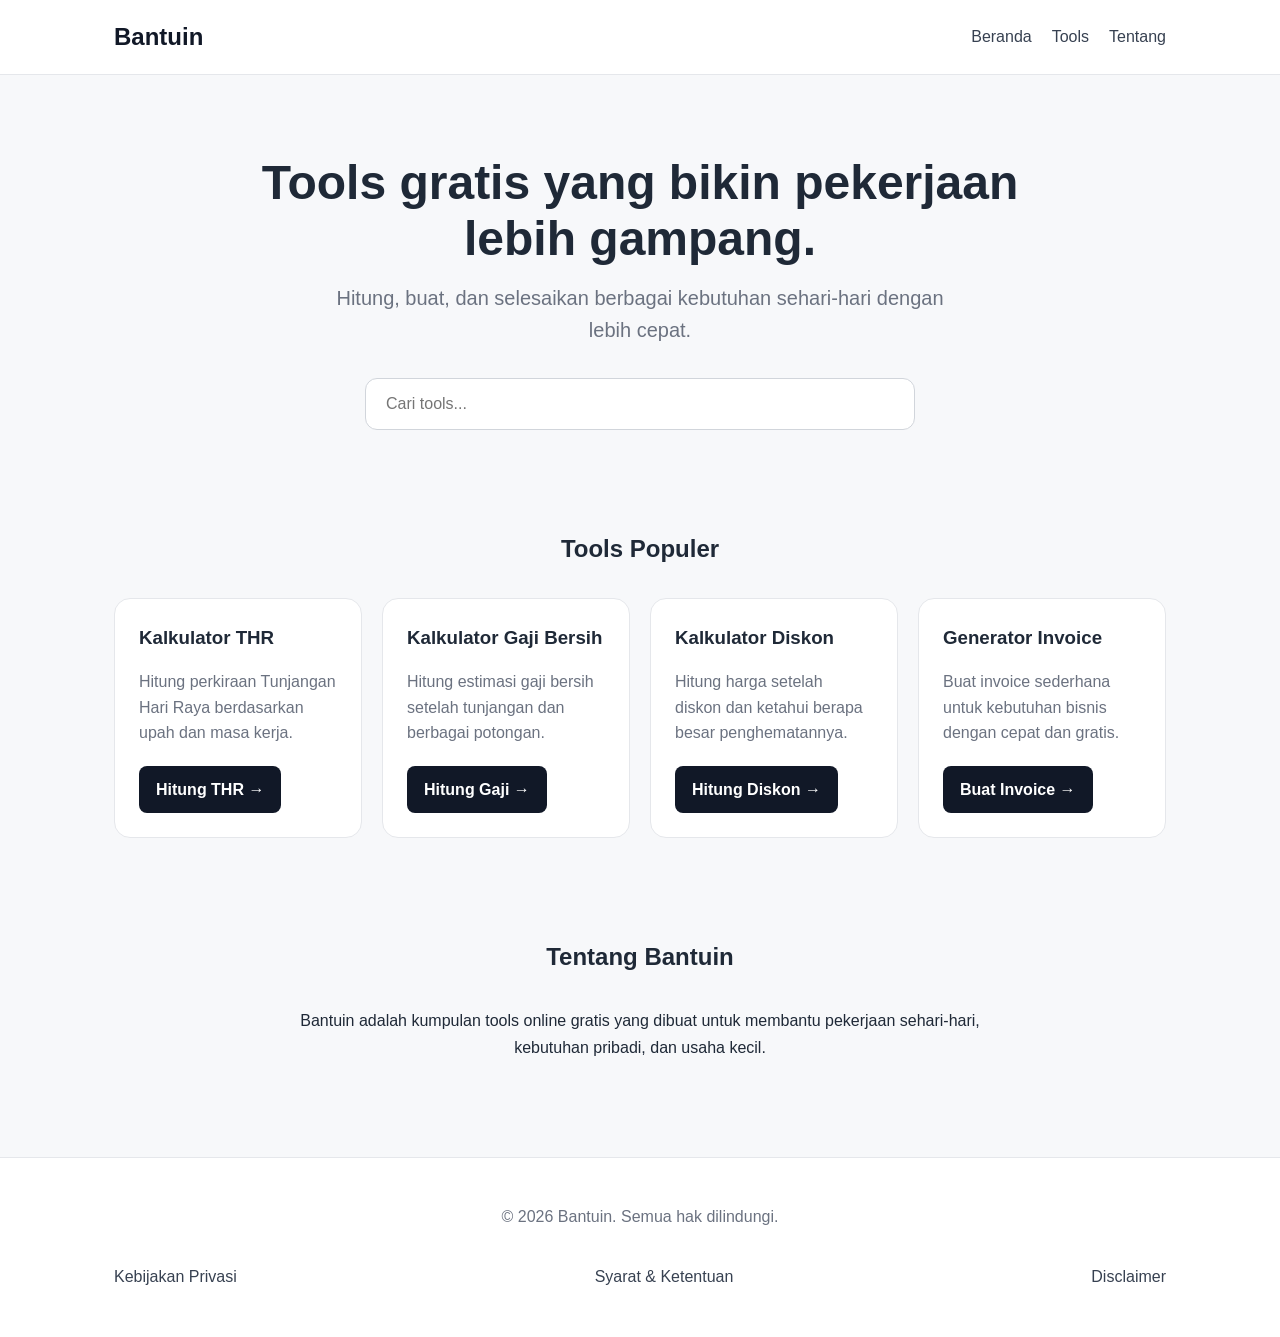
<file: index.html>
<!DOCTYPE html>
<html lang="id">
<head>
    
    <meta charset="UTF-8">

    <meta
        name="viewport"
        content="width=device-width, initial-scale=1.0"
    >

    <meta
        name="description"
        content="Bantuin — tools gratis untuk membantu pekerjaan sehari-hari, kebutuhan pribadi, dan usaha kecil."
    >

    <meta
        name="robots"
        content="index, follow"
    >

    <link
        rel="canonical"
        href="https://bantuin.syarifuddinassagaf9.workers.dev/"
    >

    <title>Bantuin — Tools Gratis untuk Semua</title>

    <link
        rel="stylesheet"
        href="css/style.css"
    >

    <link
        rel="icon"
        href="favicon.svg"
        type="image/svg+xml"
    >

    <!-- Google tag (gtag.js) -->
    <script
        async
        src="https://www.googletagmanager.com/gtag/js?id=G-8XQLJN1BW"
    ></script>

    <script>window.dataLayer=window.dataLayer||[];function gtag(){dataLayer.push(arguments);}gtag('js',new Date());gtag('config','G-8XQLJN1BW');</script>

    <script
        src="js/analytics.js"
        defer
    ></script>

</head>

<body>

<header>
    <nav>
        <a
            class="logo"
            href="index.html"
        >
            Bantuin
        </a>

        <div class="nav-links">

            <a href="index.html">
                Beranda
            </a>

            <a href="#tools">
                Tools
            </a>

            <a href="#tentang">
                Tentang
            </a>

        </div>
    </nav>
</header>

<main>

    <section class="hero">

        <h1>
            Tools gratis yang bikin pekerjaan lebih gampang.
        </h1>

        <p>
            Hitung, buat, dan selesaikan berbagai kebutuhan
            sehari-hari dengan lebih cepat.
        </p>

        <input
            class="search"
            type="search"
            placeholder="Cari tools..."
            aria-label="Cari tools"
        >

    </section>

    <section
        class="tools"
        id="tools"
    >

        <h2>
            Tools Populer
        </h2>

        <div class="tool-grid">

            <!-- Tool 1: THR -->
            <article class="tool-card">

                <h3>
                    Kalkulator THR
                </h3>

                <p>
                    Hitung perkiraan Tunjangan Hari Raya
                    berdasarkan upah dan masa kerja.
                </p>

                <a
                    class="button"
                    href="kalkulator/thr.html"
                    data-tool="thr"
                    aria-label="Buka Kalkulator THR"
                >
                    Hitung THR →
                </a>

            </article>

            <!-- Tool 2: Gaji -->
            <article class="tool-card">

                <h3>
                    Kalkulator Gaji Bersih
                </h3>

                <p>
                    Hitung estimasi gaji bersih setelah
                    tunjangan dan berbagai potongan.
                </p>

                <a
                    class="button"
                    href="kalkulator/gaji.html"
                    data-tool="gaji"
                    aria-label="Buka Kalkulator Gaji Bersih"
                >
                    Hitung Gaji →
                </a>

            </article>

            <!-- Tool 3: Diskon -->
            <article class="tool-card">

                <h3>
                    Kalkulator Diskon
                </h3>

                <p>
                    Hitung harga setelah diskon dan
                    ketahui berapa besar penghematannya.
                </p>

                <a
                    class="button"
                    href="kalkulator/diskon.html"
                    data-tool="diskon"
                    aria-label="Buka Kalkulator Diskon"
                >
                    Hitung Diskon →
                </a>

            </article>

            <!-- Tool 4: Invoice -->
            <article class="tool-card">

                <h3>
                    Generator Invoice
                </h3>

                <p>
                    Buat invoice sederhana untuk kebutuhan
                    bisnis dengan cepat dan gratis.
                </p>

                <a
                    class="button"
                    href="kalkulator/invoice.html"
                    data-tool="invoice"
                    aria-label="Buka Generator Invoice"
                >
                    Buat Invoice →
                </a>

            </article>

        </div>

    </section>

    <section
        class="tools"
        id="tentang"
    >

        <div class="about">

            <h2>
                Tentang Bantuin
            </h2>

            <p>
                Bantuin adalah kumpulan tools online gratis
                yang dibuat untuk membantu pekerjaan sehari-hari,
                kebutuhan pribadi, dan usaha kecil.
            </p>

        </div>

    </section>

</main>

<footer>

    <p>
        © 2026 Bantuin. Semua hak dilindungi.
    </p>

    <nav aria-label="Tautan legal">

        <a href="privacy.html">
            Kebijakan Privasi
        </a>

        <a href="terms.html">
            Syarat & Ketentuan
        </a>

        <a href="disclaimer.html">
            Disclaimer
        </a>

    </nav>

</footer>
</body>
</html>
</file>
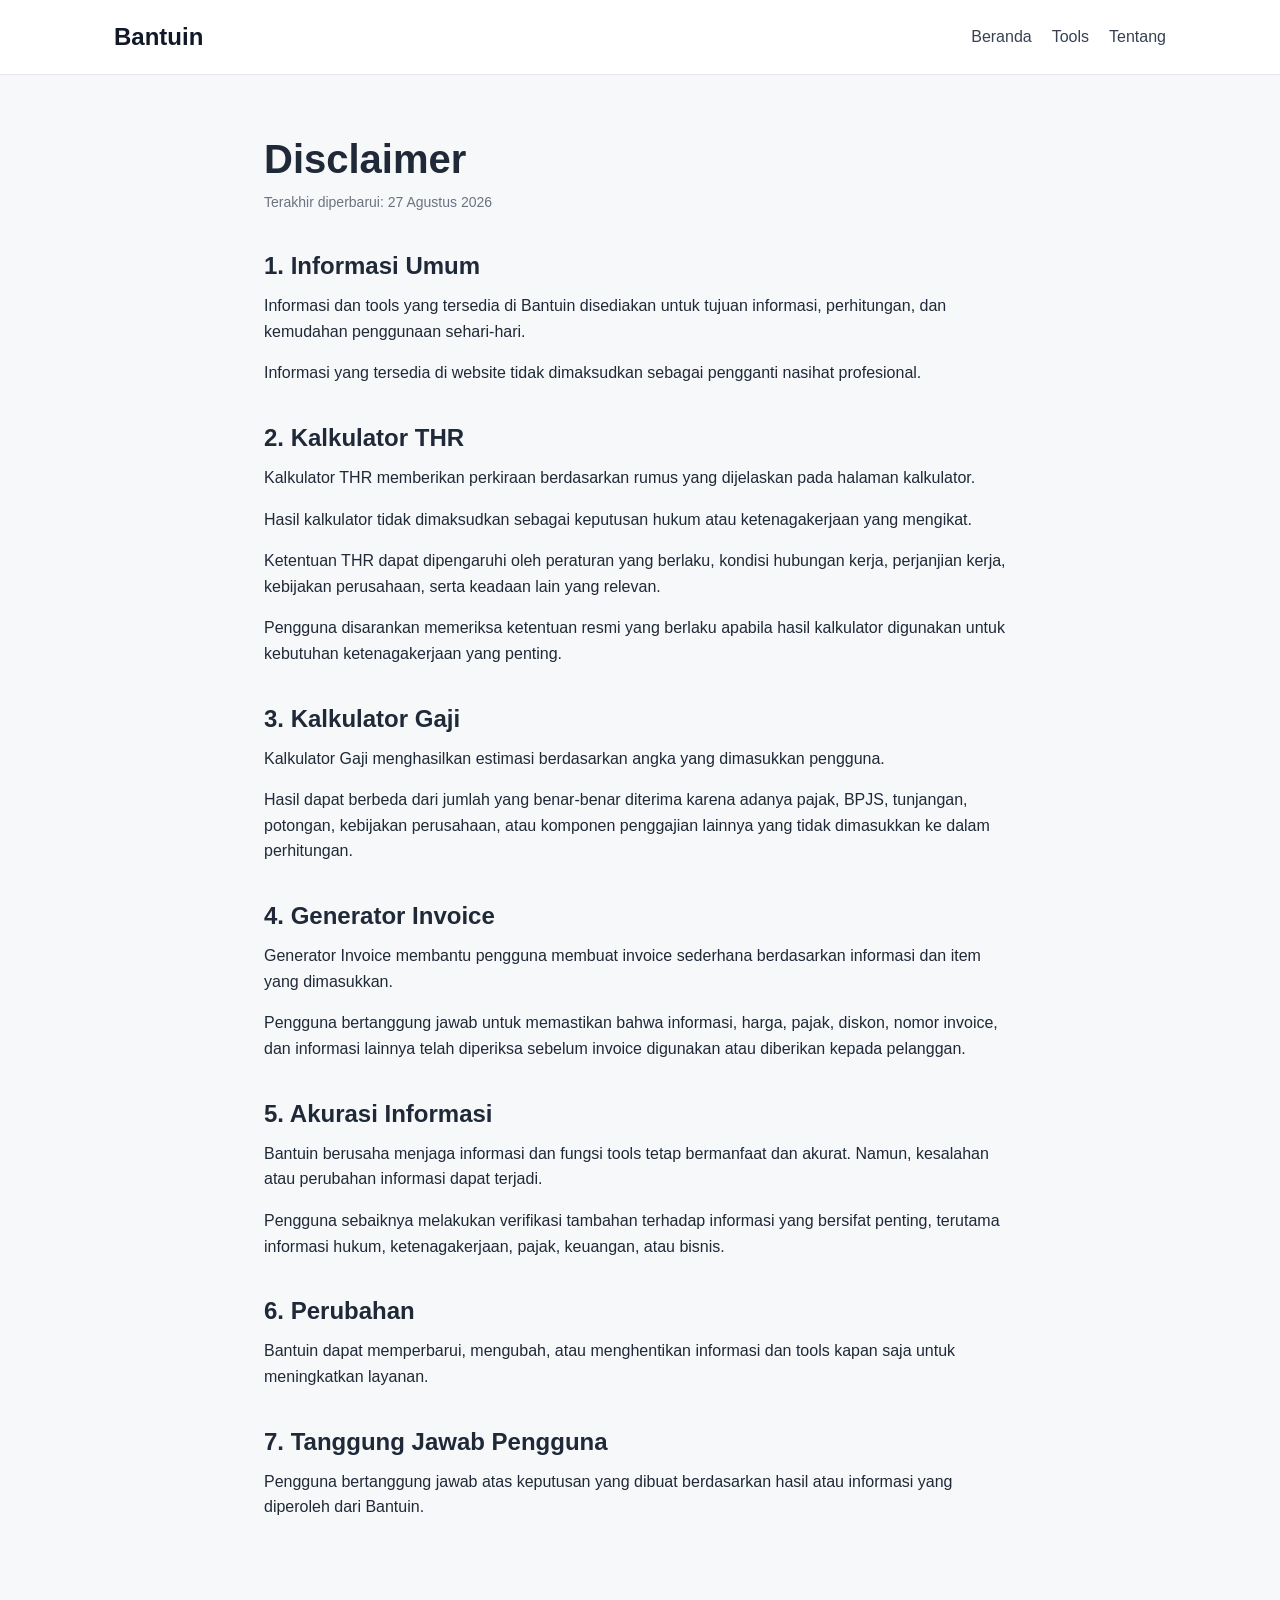
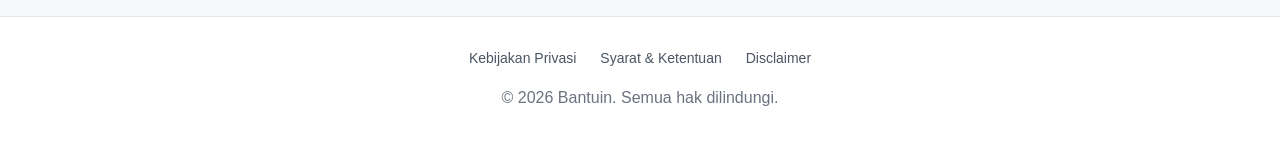
<file: disclaimer.html>
<!DOCTYPE html>
<html lang="id">
<head>
    <meta charset="UTF-8">

    <meta
        name="viewport"
        content="width=device-width, initial-scale=1.0"
    >

    <meta
        name="description"
        content="Disclaimer Bantuin mengenai penggunaan hasil kalkulator dan informasi yang tersedia di website."
    >

    <meta
        name="robots"
        content="index, follow"
    >

    <link
        rel="canonical"
        href="https://bantuin.syarifuddinassagaf9.workers.dev/disclaimer.html"
    >

    <title>
        Disclaimer - Bantuin
    </title>

    <link
        rel="stylesheet"
        href="css/style.css"
    >

    <link
        rel="icon"
        href="favicon.svg"
        type="image/svg+xml"
    >
</head>

<body>

<header>
    <nav>
        <a
            class="logo"
            href="index.html"
        >
            Bantuin
        </a>

        <div class="nav-links">
            <a href="index.html">
                Beranda
            </a>

            <a href="index.html#tools">
                Tools
            </a>

            <a href="index.html#tentang">
                Tentang
            </a>
        </div>
    </nav>
</header>

<main>

    <section class="legal-page">

        <h1>
            Disclaimer
        </h1>

        <p class="legal-updated">
            Terakhir diperbarui: 27 Agustus 2026
        </p>

        <h2>
            1. Informasi Umum
        </h2>

        <p>
            Informasi dan tools yang tersedia di Bantuin disediakan
            untuk tujuan informasi, perhitungan, dan kemudahan
            penggunaan sehari-hari.
        </p>

        <p>
            Informasi yang tersedia di website tidak dimaksudkan
            sebagai pengganti nasihat profesional.
        </p>

        <h2>
            2. Kalkulator THR
        </h2>

        <p>
            Kalkulator THR memberikan perkiraan berdasarkan rumus
            yang dijelaskan pada halaman kalkulator.
        </p>

        <p>
            Hasil kalkulator tidak dimaksudkan sebagai keputusan
            hukum atau ketenagakerjaan yang mengikat.
        </p>

        <p>
            Ketentuan THR dapat dipengaruhi oleh peraturan yang
            berlaku, kondisi hubungan kerja, perjanjian kerja,
            kebijakan perusahaan, serta keadaan lain yang relevan.
        </p>

        <p>
            Pengguna disarankan memeriksa ketentuan resmi yang
            berlaku apabila hasil kalkulator digunakan untuk
            kebutuhan ketenagakerjaan yang penting.
        </p>

        <h2>
            3. Kalkulator Gaji
        </h2>

        <p>
            Kalkulator Gaji menghasilkan estimasi berdasarkan angka
            yang dimasukkan pengguna.
        </p>

        <p>
            Hasil dapat berbeda dari jumlah yang benar-benar
            diterima karena adanya pajak, BPJS, tunjangan, potongan,
            kebijakan perusahaan, atau komponen penggajian lainnya
            yang tidak dimasukkan ke dalam perhitungan.
        </p>

        <h2>
            4. Generator Invoice
        </h2>

        <p>
            Generator Invoice membantu pengguna membuat invoice
            sederhana berdasarkan informasi dan item yang dimasukkan.
        </p>

        <p>
            Pengguna bertanggung jawab untuk memastikan bahwa
            informasi, harga, pajak, diskon, nomor invoice, dan
            informasi lainnya telah diperiksa sebelum invoice
            digunakan atau diberikan kepada pelanggan.
        </p>

        <h2>
            5. Akurasi Informasi
        </h2>

        <p>
            Bantuin berusaha menjaga informasi dan fungsi tools
            tetap bermanfaat dan akurat. Namun, kesalahan atau
            perubahan informasi dapat terjadi.
        </p>

        <p>
            Pengguna sebaiknya melakukan verifikasi tambahan
            terhadap informasi yang bersifat penting, terutama
            informasi hukum, ketenagakerjaan, pajak, keuangan,
            atau bisnis.
        </p>

        <h2>
            6. Perubahan
        </h2>

        <p>
            Bantuin dapat memperbarui, mengubah, atau menghentikan
            informasi dan tools kapan saja untuk meningkatkan
            layanan.
        </p>

        <h2>
            7. Tanggung Jawab Pengguna
        </h2>

        <p>
            Pengguna bertanggung jawab atas keputusan yang dibuat
            berdasarkan hasil atau informasi yang diperoleh dari
            Bantuin.
        </p>

    </section>

</main>

<footer>
    <div class="footer-links">
        <a href="privacy.html">
            Kebijakan Privasi
        </a>

        <a href="terms.html">
            Syarat & Ketentuan
        </a>

        <a href="disclaimer.html">
            Disclaimer
        </a>
    </div>

    <p>
        © 2026 Bantuin. Semua hak dilindungi.
    </p>
</footer>

</body>
</html>
</file>
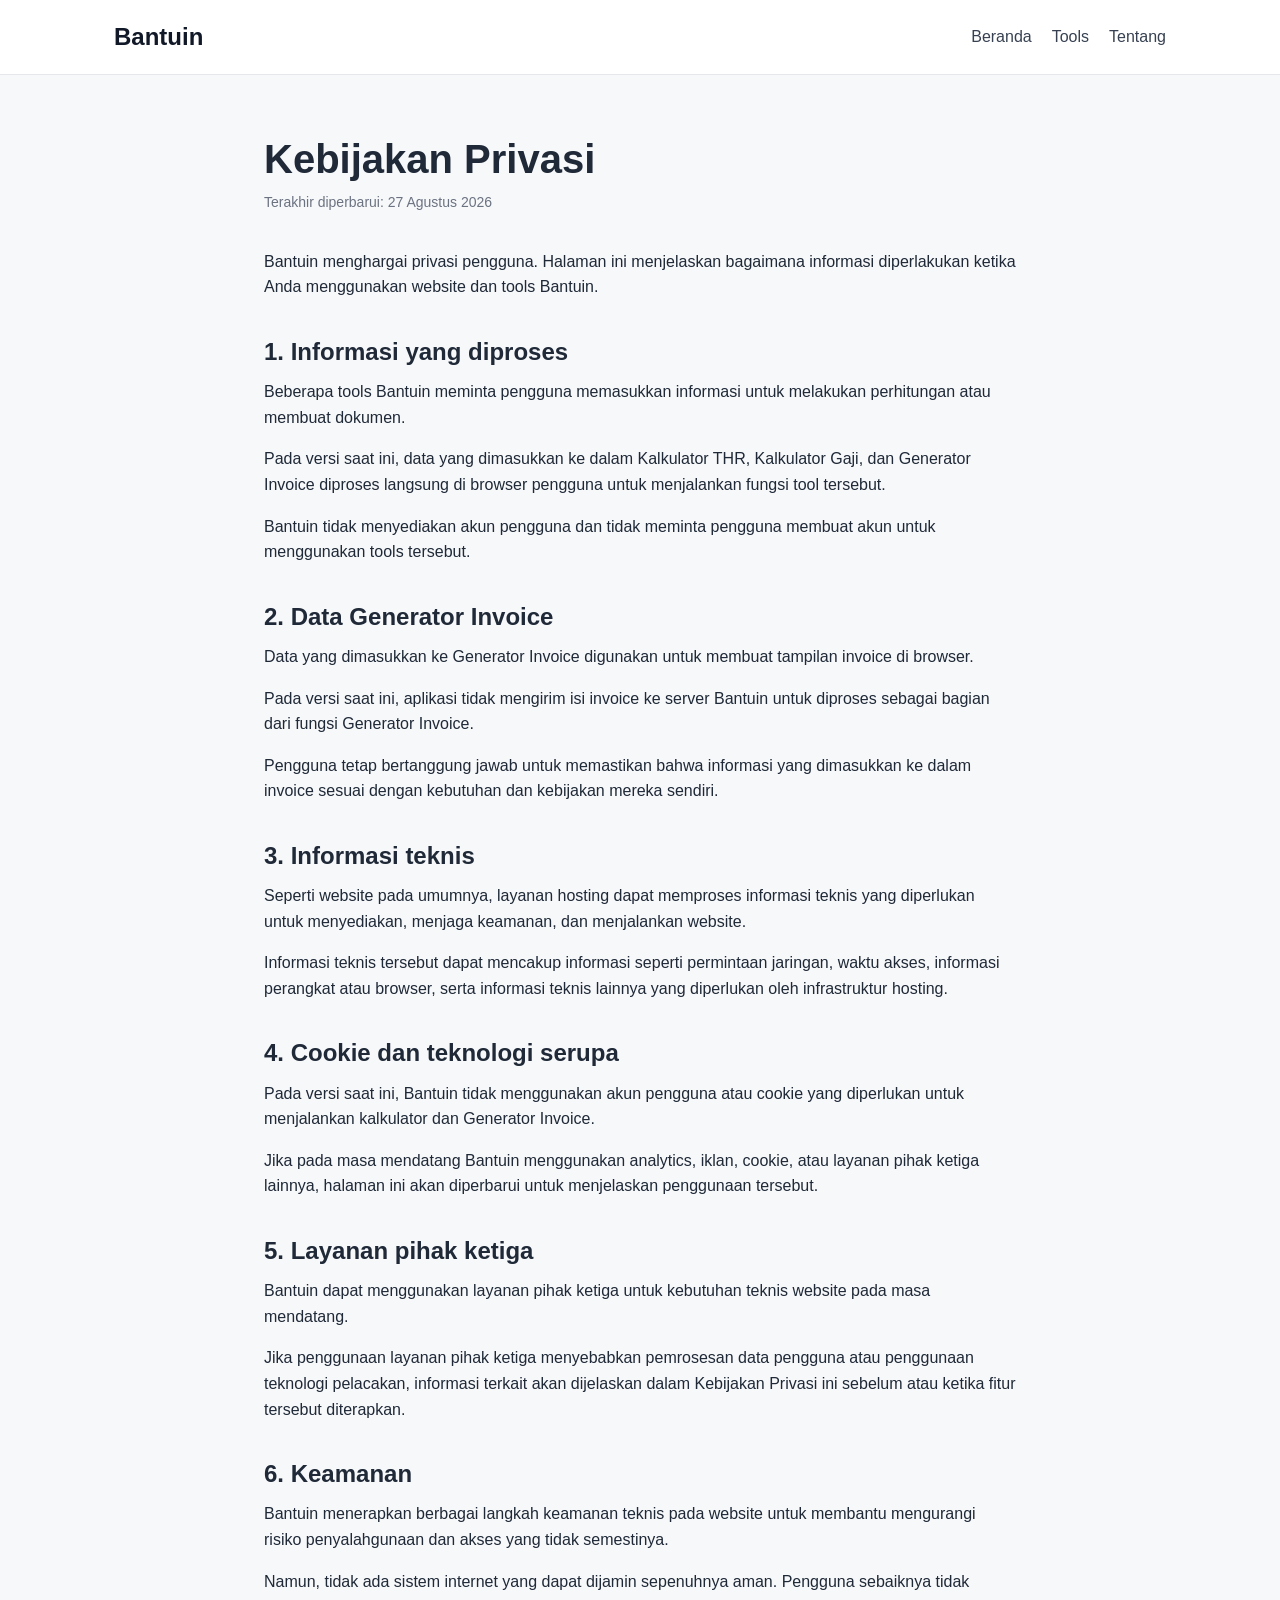
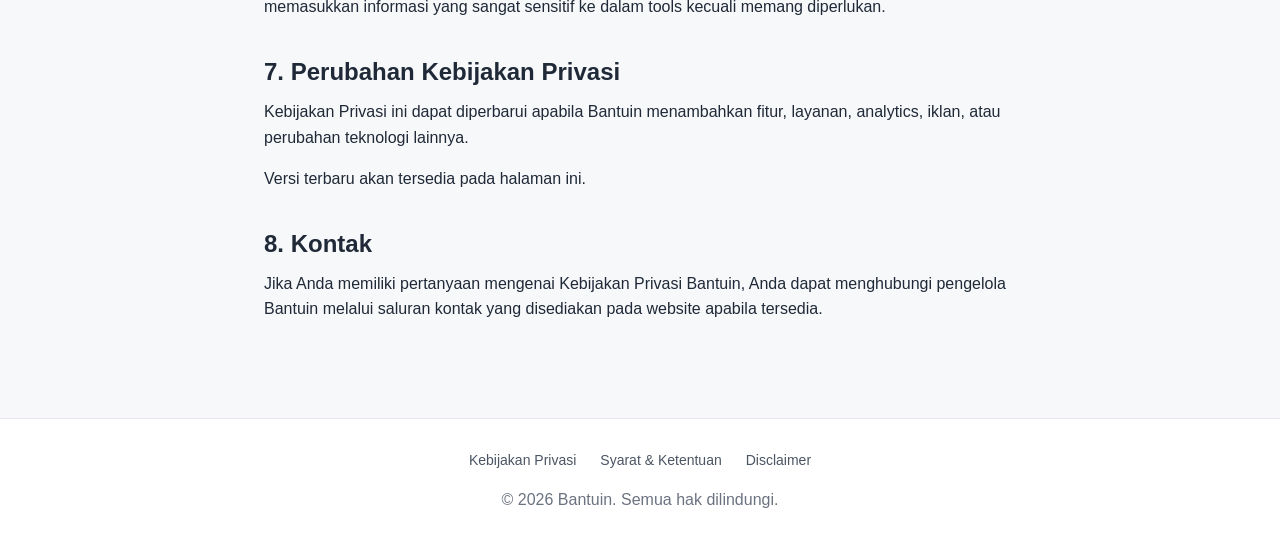
<file: privacy.html>
<!DOCTYPE html>
<html lang="id">
<head>
    <meta charset="UTF-8">

    <meta
        name="viewport"
        content="width=device-width, initial-scale=1.0"
    >

    <meta
        name="description"
        content="Kebijakan Privasi Bantuin menjelaskan bagaimana data dan informasi pengguna diperlakukan saat menggunakan layanan Bantuin."
    >

    <meta
        name="robots"
        content="index, follow"
    >

    <link
        rel="canonical"
        href="https://bantuin.syarifuddinassagaf9.workers.dev/privacy.html"
    >

    <title>
        Kebijakan Privasi - Bantuin
    </title>

    <link
        rel="stylesheet"
        href="css/style.css"
    >

    <link
        rel="icon"
        href="favicon.svg"
        type="image/svg+xml"
    >
</head>

<body>

<header>
    <nav>
        <a
            class="logo"
            href="index.html"
        >
            Bantuin
        </a>

        <div class="nav-links">
            <a href="index.html">
                Beranda
            </a>

            <a href="index.html#tools">
                Tools
            </a>

            <a href="index.html#tentang">
                Tentang
            </a>
        </div>
    </nav>
</header>

<main>

    <section class="legal-page">

        <h1>
            Kebijakan Privasi
        </h1>

        <p class="legal-updated">
            Terakhir diperbarui: 27 Agustus 2026
        </p>

        <p>
            Bantuin menghargai privasi pengguna. Halaman ini
            menjelaskan bagaimana informasi diperlakukan ketika
            Anda menggunakan website dan tools Bantuin.
        </p>

        <h2>
            1. Informasi yang diproses
        </h2>

        <p>
            Beberapa tools Bantuin meminta pengguna memasukkan
            informasi untuk melakukan perhitungan atau membuat
            dokumen.
        </p>

        <p>
            Pada versi saat ini, data yang dimasukkan ke dalam
            Kalkulator THR, Kalkulator Gaji, dan Generator Invoice
            diproses langsung di browser pengguna untuk menjalankan
            fungsi tool tersebut.
        </p>

        <p>
            Bantuin tidak menyediakan akun pengguna dan tidak
            meminta pengguna membuat akun untuk menggunakan tools
            tersebut.
        </p>

        <h2>
            2. Data Generator Invoice
        </h2>

        <p>
            Data yang dimasukkan ke Generator Invoice digunakan
            untuk membuat tampilan invoice di browser.
        </p>

        <p>
            Pada versi saat ini, aplikasi tidak mengirim isi invoice
            ke server Bantuin untuk diproses sebagai bagian dari
            fungsi Generator Invoice.
        </p>

        <p>
            Pengguna tetap bertanggung jawab untuk memastikan bahwa
            informasi yang dimasukkan ke dalam invoice sesuai dengan
            kebutuhan dan kebijakan mereka sendiri.
        </p>

        <h2>
            3. Informasi teknis
        </h2>

        <p>
            Seperti website pada umumnya, layanan hosting dapat
            memproses informasi teknis yang diperlukan untuk
            menyediakan, menjaga keamanan, dan menjalankan website.
        </p>

        <p>
            Informasi teknis tersebut dapat mencakup informasi
            seperti permintaan jaringan, waktu akses, informasi
            perangkat atau browser, serta informasi teknis lainnya
            yang diperlukan oleh infrastruktur hosting.
        </p>

        <h2>
            4. Cookie dan teknologi serupa
        </h2>

        <p>
            Pada versi saat ini, Bantuin tidak menggunakan akun
            pengguna atau cookie yang diperlukan untuk menjalankan
            kalkulator dan Generator Invoice.
        </p>

        <p>
            Jika pada masa mendatang Bantuin menggunakan analytics,
            iklan, cookie, atau layanan pihak ketiga lainnya, halaman
            ini akan diperbarui untuk menjelaskan penggunaan tersebut.
        </p>

        <h2>
            5. Layanan pihak ketiga
        </h2>

        <p>
            Bantuin dapat menggunakan layanan pihak ketiga untuk
            kebutuhan teknis website pada masa mendatang.
        </p>

        <p>
            Jika penggunaan layanan pihak ketiga menyebabkan
            pemrosesan data pengguna atau penggunaan teknologi
            pelacakan, informasi terkait akan dijelaskan dalam
            Kebijakan Privasi ini sebelum atau ketika fitur tersebut
            diterapkan.
        </p>

        <h2>
            6. Keamanan
        </h2>

        <p>
            Bantuin menerapkan berbagai langkah keamanan teknis
            pada website untuk membantu mengurangi risiko
            penyalahgunaan dan akses yang tidak semestinya.
        </p>

        <p>
            Namun, tidak ada sistem internet yang dapat dijamin
            sepenuhnya aman. Pengguna sebaiknya tidak memasukkan
            informasi yang sangat sensitif ke dalam tools kecuali
            memang diperlukan.
        </p>

        <h2>
            7. Perubahan Kebijakan Privasi
        </h2>

        <p>
            Kebijakan Privasi ini dapat diperbarui apabila Bantuin
            menambahkan fitur, layanan, analytics, iklan, atau
            perubahan teknologi lainnya.
        </p>

        <p>
            Versi terbaru akan tersedia pada halaman ini.
        </p>

        <h2>
            8. Kontak
        </h2>

        <p>
            Jika Anda memiliki pertanyaan mengenai Kebijakan
            Privasi Bantuin, Anda dapat menghubungi pengelola
            Bantuin melalui saluran kontak yang disediakan pada
            website apabila tersedia.
        </p>

    </section>

</main>

<footer>
    <div class="footer-links">
        <a href="privacy.html">
            Kebijakan Privasi
        </a>

        <a href="terms.html">
            Syarat & Ketentuan
        </a>

        <a href="disclaimer.html">
            Disclaimer
        </a>
    </div>

    <p>
        © 2026 Bantuin. Semua hak dilindungi.
    </p>
</footer>

</body>
</html>
</file>
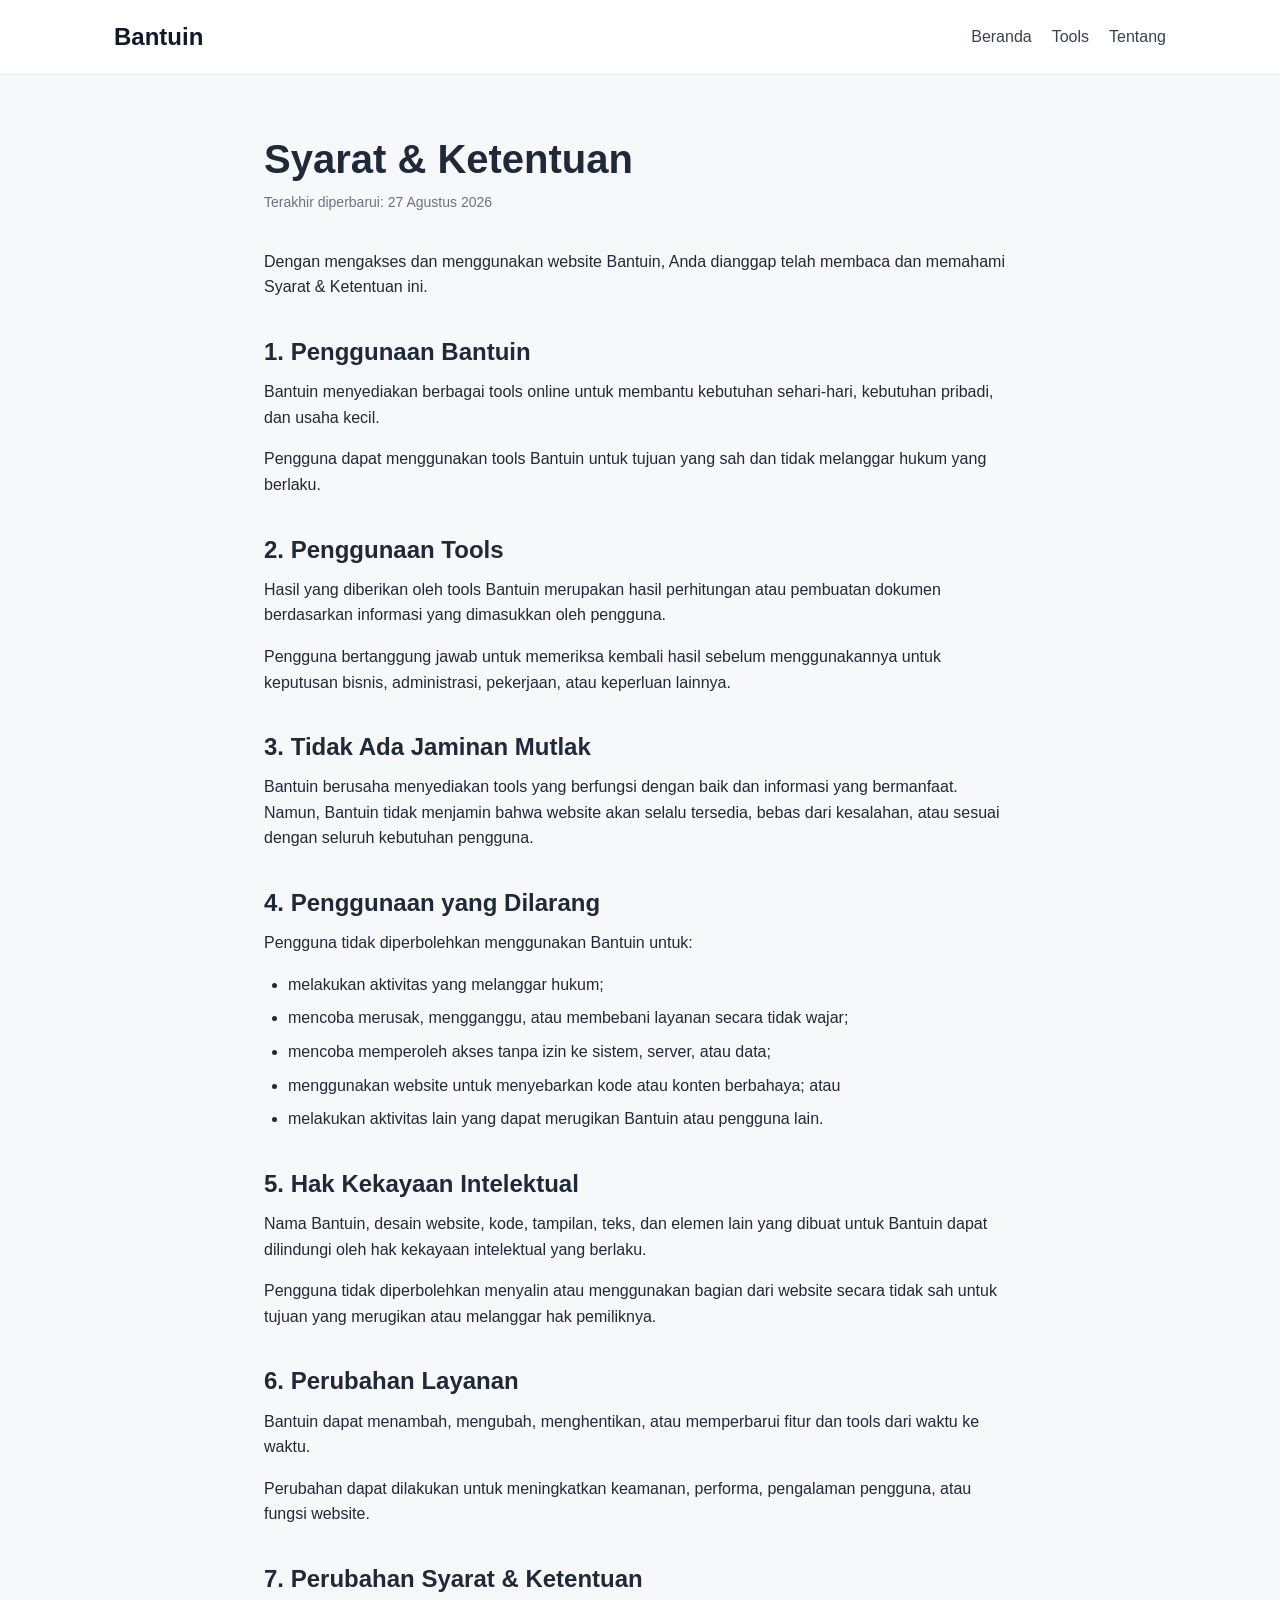
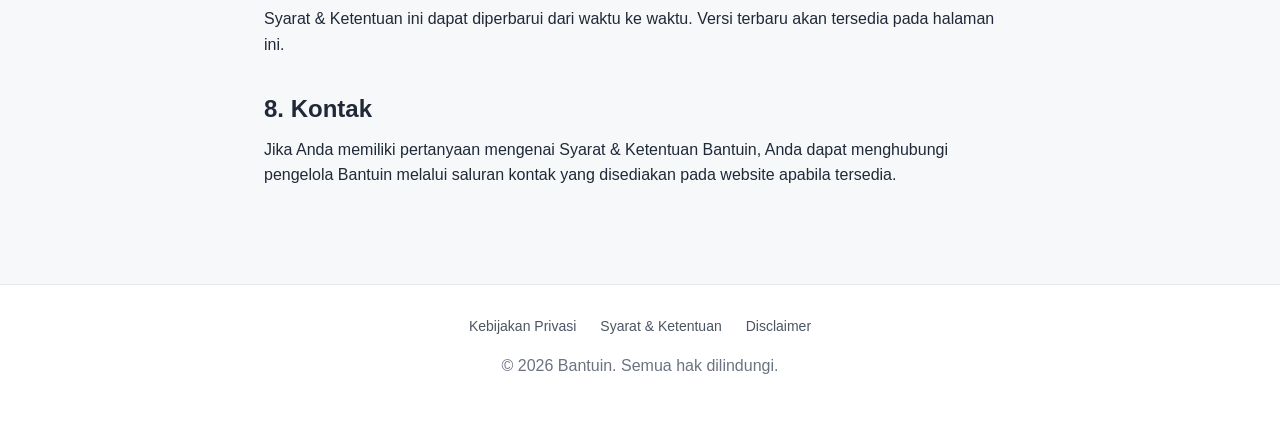
<file: terms.html>
<!DOCTYPE html>
<html lang="id">
<head>
    <meta charset="UTF-8">

    <meta
        name="viewport"
        content="width=device-width, initial-scale=1.0"
    >

    <meta
        name="description"
        content="Syarat dan Ketentuan penggunaan website dan tools Bantuin."
    >

    <meta
        name="robots"
        content="index, follow"
    >

    <link
        rel="canonical"
        href="https://bantuin.syarifuddinassagaf9.workers.dev/terms.html"
    >

    <title>
        Syarat & Ketentuan - Bantuin
    </title>

    <link
        rel="stylesheet"
        href="css/style.css"
    >

    <link
        rel="icon"
        href="favicon.svg"
        type="image/svg+xml"
    >
</head>

<body>

<header>
    <nav>
        <a
            class="logo"
            href="index.html"
        >
            Bantuin
        </a>

        <div class="nav-links">
            <a href="index.html">
                Beranda
            </a>

            <a href="index.html#tools">
                Tools
            </a>

            <a href="index.html#tentang">
                Tentang
            </a>
        </div>
    </nav>
</header>

<main>

    <section class="legal-page">

        <h1>
            Syarat & Ketentuan
        </h1>

        <p class="legal-updated">
            Terakhir diperbarui: 27 Agustus 2026
        </p>

        <p>
            Dengan mengakses dan menggunakan website Bantuin,
            Anda dianggap telah membaca dan memahami Syarat &
            Ketentuan ini.
        </p>

        <h2>
            1. Penggunaan Bantuin
        </h2>

        <p>
            Bantuin menyediakan berbagai tools online untuk membantu
            kebutuhan sehari-hari, kebutuhan pribadi, dan usaha
            kecil.
        </p>

        <p>
            Pengguna dapat menggunakan tools Bantuin untuk tujuan
            yang sah dan tidak melanggar hukum yang berlaku.
        </p>

        <h2>
            2. Penggunaan Tools
        </h2>

        <p>
            Hasil yang diberikan oleh tools Bantuin merupakan hasil
            perhitungan atau pembuatan dokumen berdasarkan informasi
            yang dimasukkan oleh pengguna.
        </p>

        <p>
            Pengguna bertanggung jawab untuk memeriksa kembali
            hasil sebelum menggunakannya untuk keputusan bisnis,
            administrasi, pekerjaan, atau keperluan lainnya.
        </p>

        <h2>
            3. Tidak Ada Jaminan Mutlak
        </h2>

        <p>
            Bantuin berusaha menyediakan tools yang berfungsi
            dengan baik dan informasi yang bermanfaat. Namun,
            Bantuin tidak menjamin bahwa website akan selalu
            tersedia, bebas dari kesalahan, atau sesuai dengan
            seluruh kebutuhan pengguna.
        </p>

        <h2>
            4. Penggunaan yang Dilarang
        </h2>

        <p>
            Pengguna tidak diperbolehkan menggunakan Bantuin untuk:
        </p>

        <ul>
            <li>
                melakukan aktivitas yang melanggar hukum;
            </li>

            <li>
                mencoba merusak, mengganggu, atau membebani
                layanan secara tidak wajar;
            </li>

            <li>
                mencoba memperoleh akses tanpa izin ke sistem,
                server, atau data;
            </li>

            <li>
                menggunakan website untuk menyebarkan kode atau
                konten berbahaya; atau
            </li>

            <li>
                melakukan aktivitas lain yang dapat merugikan
                Bantuin atau pengguna lain.
            </li>
        </ul>

        <h2>
            5. Hak Kekayaan Intelektual
        </h2>

        <p>
            Nama Bantuin, desain website, kode, tampilan, teks,
            dan elemen lain yang dibuat untuk Bantuin dapat
            dilindungi oleh hak kekayaan intelektual yang berlaku.
        </p>

        <p>
            Pengguna tidak diperbolehkan menyalin atau menggunakan
            bagian dari website secara tidak sah untuk tujuan yang
            merugikan atau melanggar hak pemiliknya.
        </p>

        <h2>
            6. Perubahan Layanan
        </h2>

        <p>
            Bantuin dapat menambah, mengubah, menghentikan, atau
            memperbarui fitur dan tools dari waktu ke waktu.
        </p>

        <p>
            Perubahan dapat dilakukan untuk meningkatkan keamanan,
            performa, pengalaman pengguna, atau fungsi website.
        </p>

        <h2>
            7. Perubahan Syarat & Ketentuan
        </h2>

        <p>
            Syarat & Ketentuan ini dapat diperbarui dari waktu ke
            waktu. Versi terbaru akan tersedia pada halaman ini.
        </p>

        <h2>
            8. Kontak
        </h2>

        <p>
            Jika Anda memiliki pertanyaan mengenai Syarat &
            Ketentuan Bantuin, Anda dapat menghubungi pengelola
            Bantuin melalui saluran kontak yang disediakan pada
            website apabila tersedia.
        </p>

    </section>

</main>

<footer>
    <div class="footer-links">
        <a href="privacy.html">
            Kebijakan Privasi
        </a>

        <a href="terms.html">
            Syarat & Ketentuan
        </a>

        <a href="disclaimer.html">
            Disclaimer
        </a>
    </div>

    <p>
        © 2026 Bantuin. Semua hak dilindungi.
    </p>
</footer>

</body>
</html>
</file>
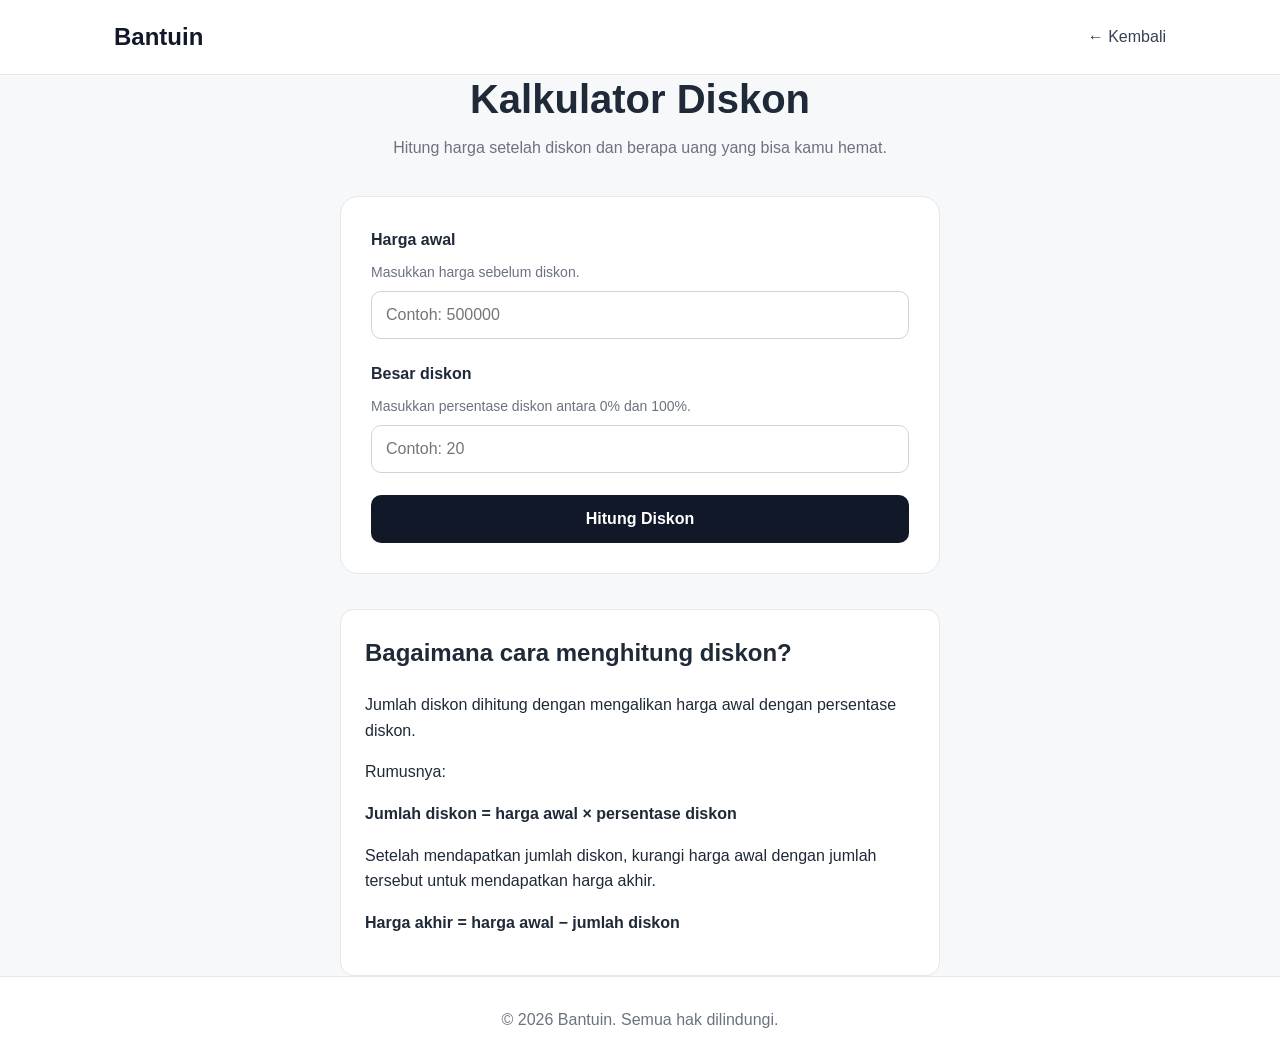
<file: kalkulator/diskon.html>
<!DOCTYPE html>
<html lang="id">
<head>
    <meta charset="UTF-8">

    <meta
        name="viewport"
        content="width=device-width, initial-scale=1.0"
    >

    <meta
        name="description"
        content="Kalkulator Diskon Bantuin untuk menghitung harga setelah diskon dan jumlah uang yang dihemat."
    >

    <meta
        name="robots"
        content="index, follow"
    >

    <title>Kalkulator Diskon - Bantuin</title>

    <link
        rel="stylesheet"
        href="../css/style.css"
    >

    <link
        rel="icon"
        href="../favicon.svg"
        type="image/svg+xml"
    >

    <script
        async
        src="https://www.googletagmanager.com/gtag/js?id=G-8XQLJN1BW"
    ></script>
    
    <script src="../js/analytics.js" defer></script>
</head>

<body>

<header>
    <nav>
        <a
            class="logo"
            href="../index.html"
        >
            Bantuin
        </a>

        <a
            href="../index.html"
        >
            ← Kembali
        </a>
    </nav>
</header>

<main>

    <section class="calculator-intro">

        <h1>
            Kalkulator Diskon
        </h1>

        <p>
            Hitung harga setelah diskon dan berapa uang
            yang bisa kamu hemat.
        </p>

    </section>

    <section class="calculator">

        <form id="diskonForm">

            <div class="form-group">

                <label for="harga">
                    Harga awal
                </label>

                <span class="description">
                    Masukkan harga sebelum diskon.
                </span>

                <input
                    type="number"
                    id="harga"
                    name="harga"
                    min="1"
                    step="1"
                    inputmode="numeric"
                    placeholder="Contoh: 500000"
                    required
                >

            </div>

            <div class="form-group">

                <label for="diskon">
                    Besar diskon
                </label>

                <span class="description">
                    Masukkan persentase diskon antara 0% dan 100%.
                </span>

                <input
                    type="number"
                    id="diskon"
                    name="diskon"
                    min="0"
                    max="100"
                    step="0.01"
                    inputmode="decimal"
                    placeholder="Contoh: 20"
                    required
                >

            </div>

            <button type="submit">
                Hitung Diskon
            </button>

            <div
                id="error"
                class="error"
                role="alert"
                aria-live="polite"
            ></div>

        </form>

        <div
            id="result"
            class="result"
            aria-live="polite"
        >

            <h2>
                Harga Setelah Diskon
            </h2>

            <div
                id="amount"
                class="amount"
            >
                Rp0
            </div>

            <div
                id="calculation"
                class="calculation"
            ></div>

        </div>

    </section>

    <section class="info">

        <h2>
            Bagaimana cara menghitung diskon?
        </h2>

        <p>
            Jumlah diskon dihitung dengan mengalikan harga awal
            dengan persentase diskon.
        </p>

        <p>
            Rumusnya:
        </p>

        <p>
            <strong>
                Jumlah diskon = harga awal × persentase diskon
            </strong>
        </p>

        <p>
            Setelah mendapatkan jumlah diskon, kurangi harga awal
            dengan jumlah tersebut untuk mendapatkan harga akhir.
        </p>

        <p>
            <strong>
                Harga akhir = harga awal − jumlah diskon
            </strong>
        </p>

    </section>

</main>

<footer>
    © 2026 Bantuin. Semua hak dilindungi.
</footer>

<script
    src="../js/diskon.js"
    defer
></script>

</body>
</html>
</file>
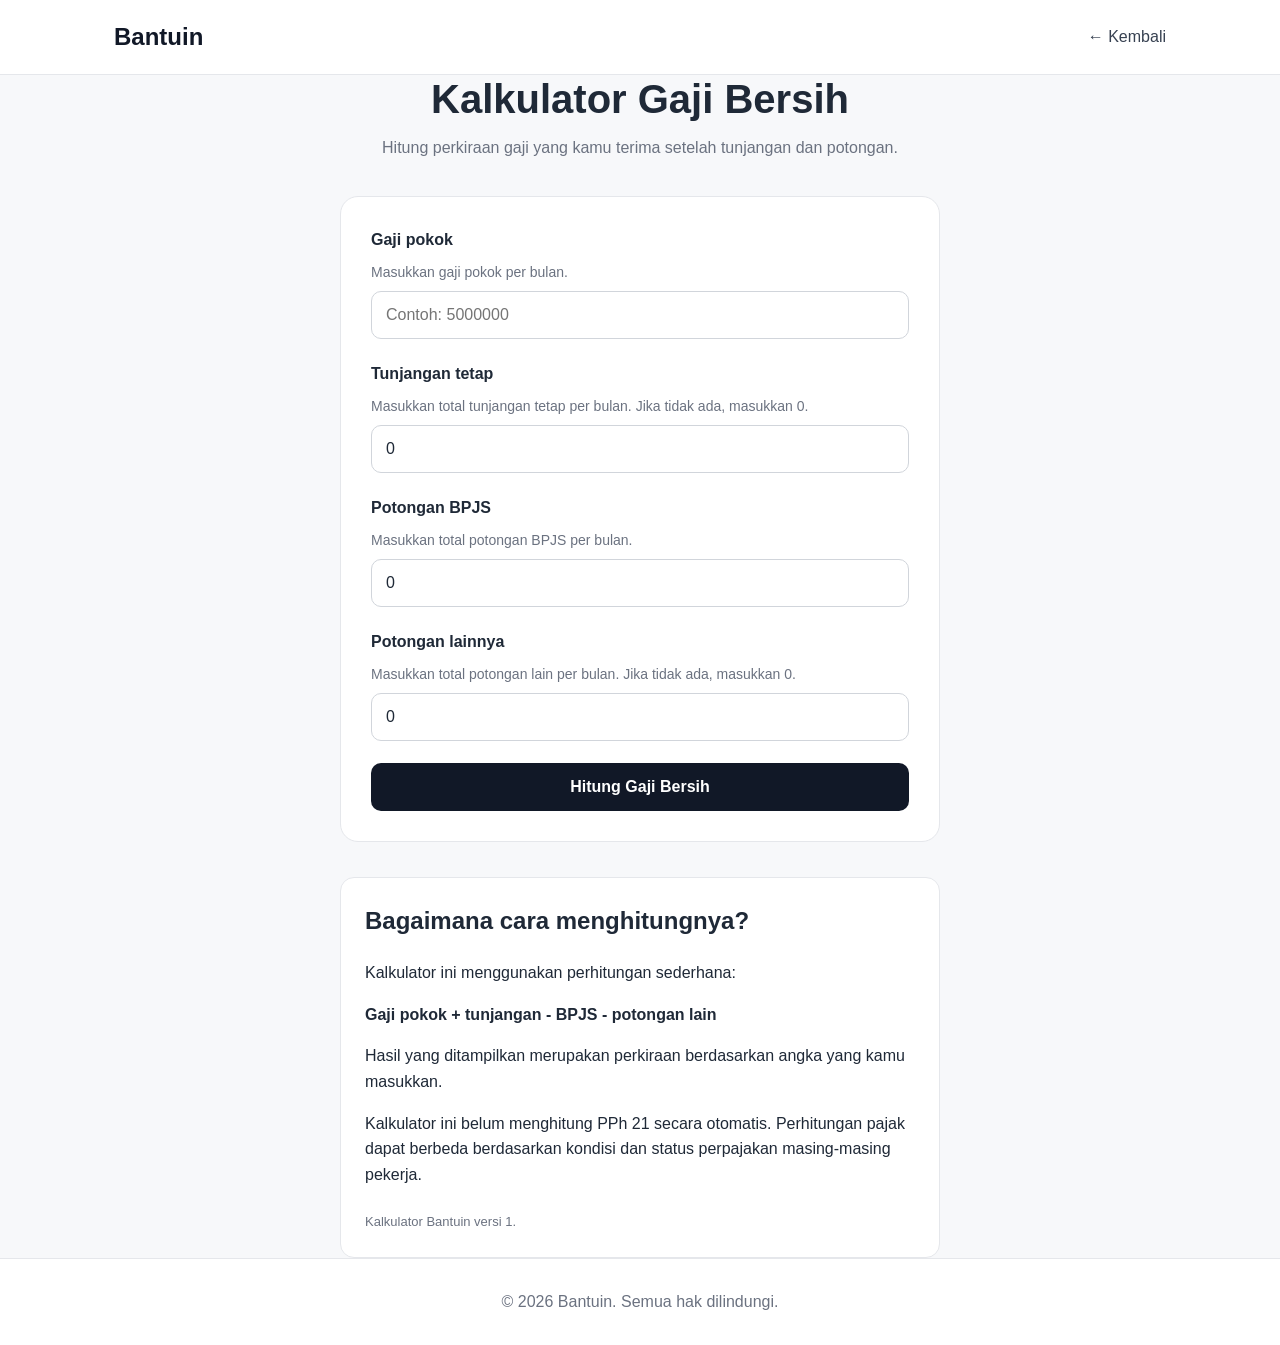
<file: kalkulator/gaji.html>
<!DOCTYPE html>
<html lang="id">
<head>
    <meta charset="UTF-8">

    <meta
        name="viewport"
        content="width=device-width, initial-scale=1.0"
    >

    <meta
    name="description"
    content="Kalkulator gaji bersih gratis untuk menghitung perkiraan gaji setelah tunjangan, BPJS, dan potongan lainnya."
>

<meta
    name="robots"
    content="index, follow"
>

<link
    rel="canonical"
    href="https://bantuin.syarifuddinassagaf9.workers.dev/kalkulator/gaji.html"
>

<title>
    Kalkulator Gaji Bersih Gratis - Bantuin
</title>

    <link
        rel="stylesheet"
        href="../css/style.css"
    >

    <link
        rel="icon"
        href="../favicon.svg"
        type="image/svg+xml"
    >

    <script
        async
        src="https://www.googletagmanager.com/gtag/js?id=G-8XQLJN1BW"
    ></script>
    
    <script src="../js/analytics.js" defer></script>
</head>

<body>

<header>
    <nav>
        <a
            class="logo"
            href="../index.html"
        >
            Bantuin
        </a>

        <a href="../index.html">
            ← Kembali
        </a>
    </nav>
</header>

<main>

    <section class="calculator-intro">

        <h1>
            Kalkulator Gaji Bersih
        </h1>

        <p>
            Hitung perkiraan gaji yang kamu terima
            setelah tunjangan dan potongan.
        </p>

    </section>

    <section class="calculator">

        <form id="gajiForm">

            <div class="form-group">

                <label for="gajiPokok">
                    Gaji pokok
                </label>

                <span class="description">
                    Masukkan gaji pokok per bulan.
                </span>

                <input
                    type="number"
                    id="gajiPokok"
                    name="gajiPokok"
                    min="1"
                    step="1"
                    inputmode="numeric"
                    placeholder="Contoh: 5000000"
                    required
                >

            </div>

            <div class="form-group">

                <label for="tunjangan">
                    Tunjangan tetap
                </label>

                <span class="description">
                    Masukkan total tunjangan tetap per bulan.
                    Jika tidak ada, masukkan 0.
                </span>

                <input
                    type="number"
                    id="tunjangan"
                    name="tunjangan"
                    min="0"
                    step="1"
                    inputmode="numeric"
                    placeholder="Contoh: 1000000"
                    value="0"
                    required
                >

            </div>

            <div class="form-group">

                <label for="bpjs">
                    Potongan BPJS
                </label>

                <span class="description">
                    Masukkan total potongan BPJS per bulan.
                </span>

                <input
                    type="number"
                    id="bpjs"
                    name="bpjs"
                    min="0"
                    step="1"
                    inputmode="numeric"
                    placeholder="Contoh: 200000"
                    value="0"
                    required
                >

            </div>

            <div class="form-group">

                <label for="potonganLain">
                    Potongan lainnya
                </label>

                <span class="description">
                    Masukkan total potongan lain per bulan.
                    Jika tidak ada, masukkan 0.
                </span>

                <input
                    type="number"
                    id="potonganLain"
                    name="potonganLain"
                    min="0"
                    step="1"
                    inputmode="numeric"
                    placeholder="Contoh: 100000"
                    value="0"
                    required
                >

            </div>

            <button type="submit">
                Hitung Gaji Bersih
            </button>

            <div
                id="error"
                class="error"
                role="alert"
                aria-live="polite"
            ></div>

        </form>

        <div
            id="result"
            class="result"
            aria-live="polite"
        >

            <h2>
                Perkiraan Gaji Bersih
            </h2>

            <div
                id="amount"
                class="amount"
            >
                Rp0
            </div>

            <div
                id="calculation"
                class="calculation"
            ></div>

        </div>

    </section>

    <section class="info">

        <h2>
            Bagaimana cara menghitungnya?
        </h2>

        <p>
            Kalkulator ini menggunakan perhitungan sederhana:
        </p>

        <p>
            <strong>
                Gaji pokok + tunjangan - BPJS - potongan lain
            </strong>
        </p>

        <p>
            Hasil yang ditampilkan merupakan perkiraan
            berdasarkan angka yang kamu masukkan.
        </p>

        <p>
            Kalkulator ini belum menghitung PPh 21 secara otomatis.
            Perhitungan pajak dapat berbeda berdasarkan kondisi
            dan status perpajakan masing-masing pekerja.
        </p>

        <div class="source">
            Kalkulator Bantuin versi 1.
        </div>

    </section>

</main>

<footer>
    © 2026 Bantuin. Semua hak dilindungi.
</footer>

<script
    src="../js/gaji.js"
    defer
></script>

</body>
</html>
</file>
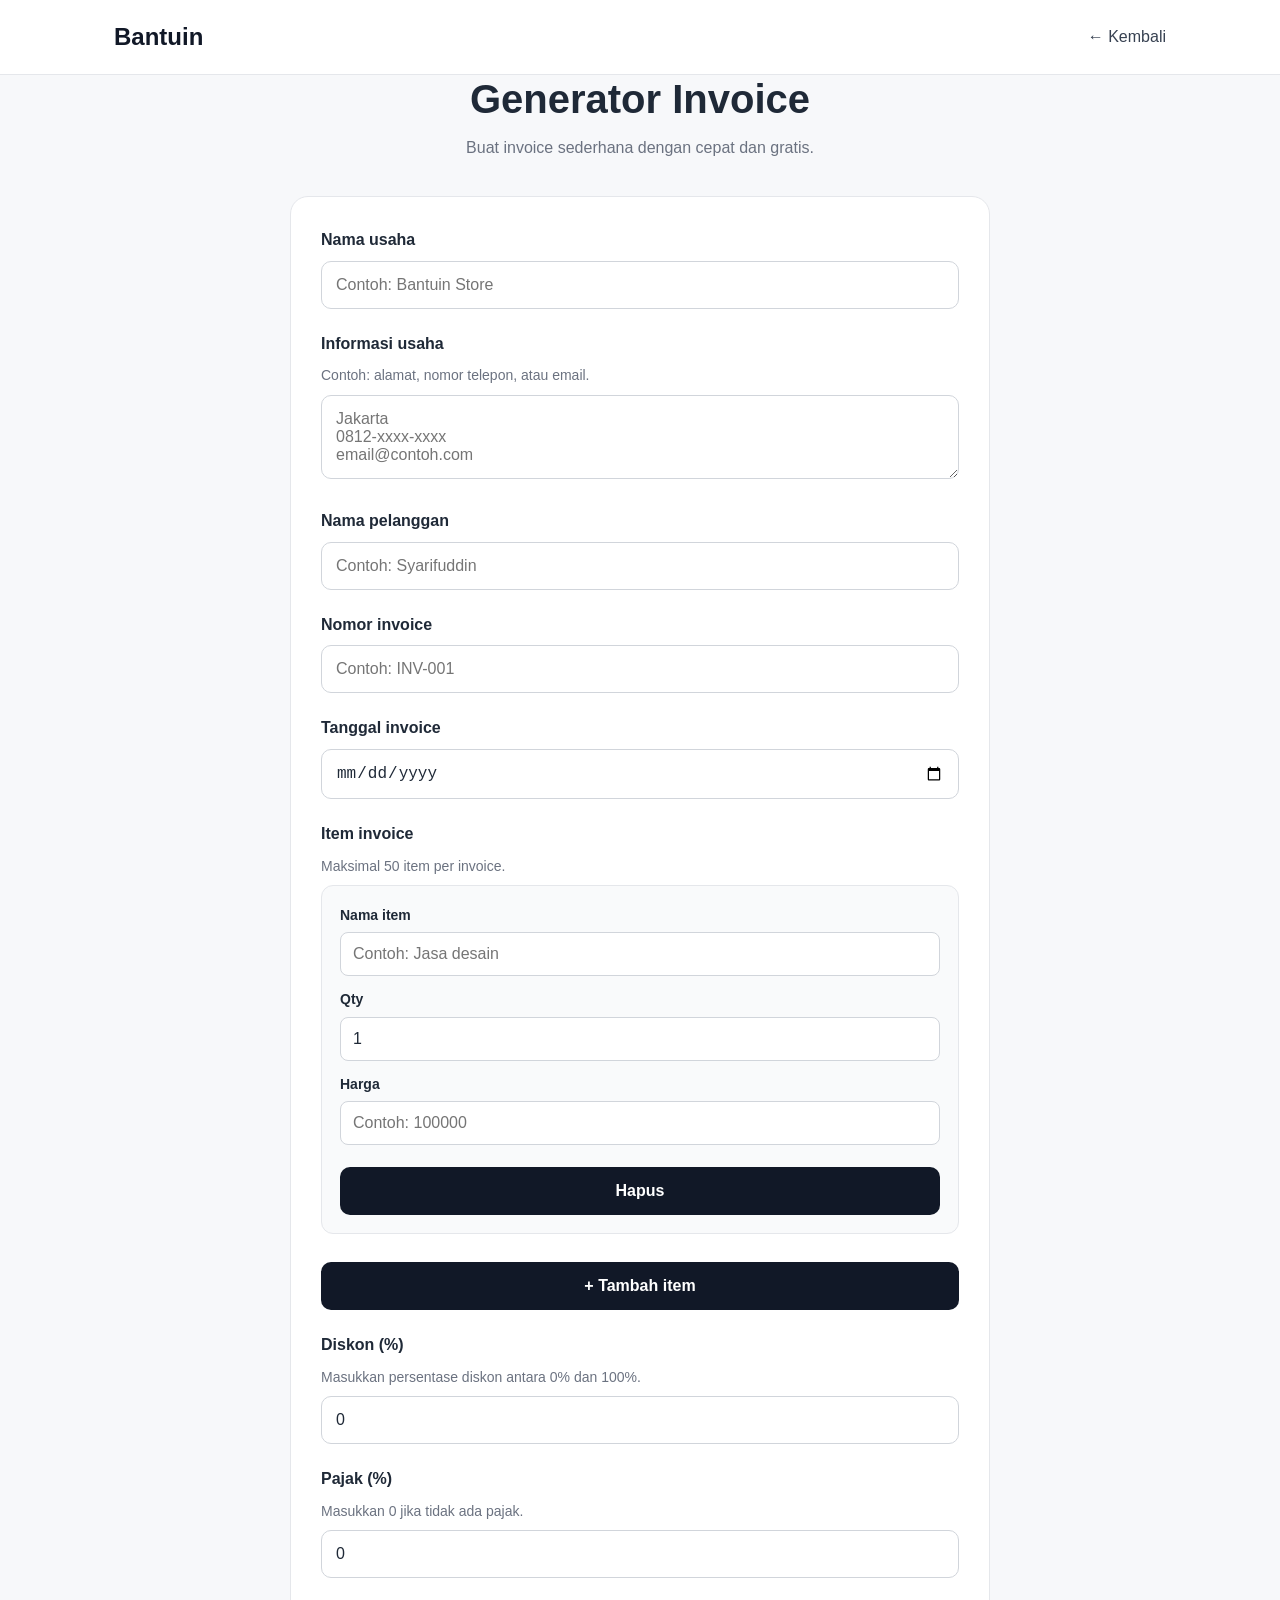
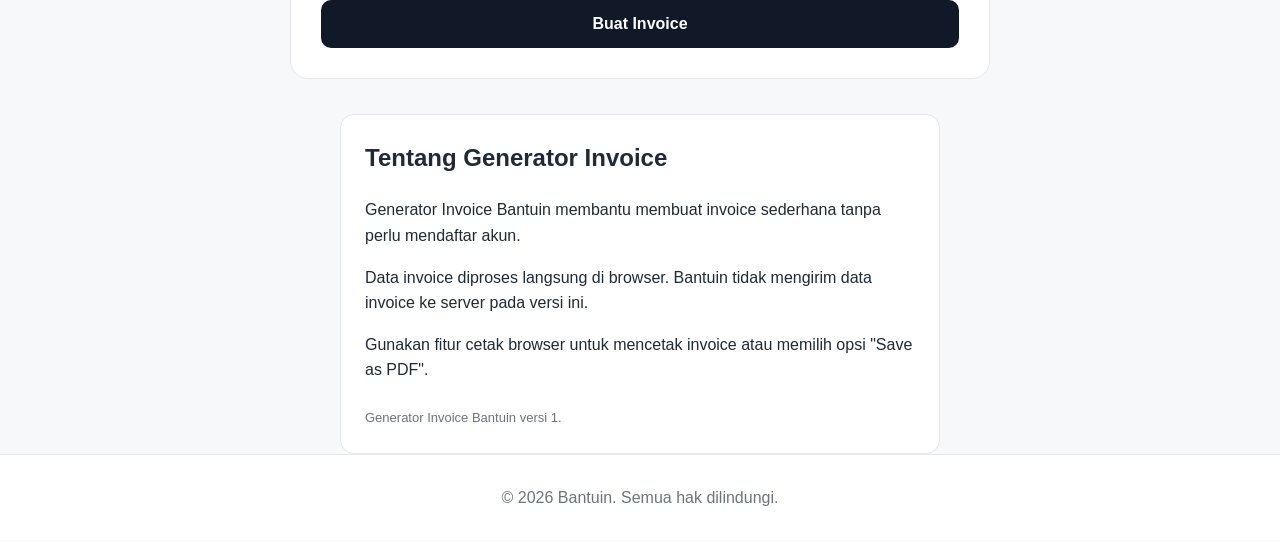
<file: kalkulator/invoice.html>
<!DOCTYPE html>
<html lang="id">
<head>
    <meta charset="UTF-8">

    <meta
        name="viewport"
        content="width=device-width, initial-scale=1.0"
    >

    <meta
        name="description"
        content="Buat invoice sederhana secara gratis dengan Generator Invoice Bantuin. Isi data usaha, pelanggan, item, diskon, dan pajak lalu cetak atau simpan sebagai PDF."
    >

    <meta
        name="robots"
        content="index, follow"
    >

    <link
        rel="canonical"
        href="https://bantuin.syarifuddinassagaf9.workers.dev/kalkulator/invoice.html"
    >

    <title>
        Generator Invoice Gratis - Bantuin
    </title>

    <link
        rel="stylesheet"
        href="../css/style.css"
    >

    <link
        rel="icon"
        href="../favicon.svg"
        type="image/svg+xml"
    >

    <script
        async
        src="https://www.googletagmanager.com/gtag/js?id=G-8XQLJN1BW"
    ></script>
    
    <script src="../js/analytics.js" defer></script>
</head>

<body>

<header>
    <nav>
        <a
            class="logo"
            href="../index.html"
        >
            Bantuin
        </a>

        <a href="../index.html">
            ← Kembali
        </a>
    </nav>
</header>

<main>

    <section class="calculator-intro">

        <h1>
            Generator Invoice
        </h1>

        <p>
            Buat invoice sederhana dengan cepat dan gratis.
        </p>

    </section>

    <section class="calculator invoice-form">

        <form id="invoiceForm">

            <div class="form-group">

                <label for="businessName">
                    Nama usaha
                </label>

                <input
                    type="text"
                    id="businessName"
                    name="businessName"
                    maxlength="100"
                    autocomplete="organization"
                    placeholder="Contoh: Bantuin Store"
                    required
                >

            </div>

            <div class="form-group">

                <label for="businessInfo">
                    Informasi usaha
                </label>

                <span class="description">
                    Contoh: alamat, nomor telepon, atau email.
                </span>

                <textarea
                    id="businessInfo"
                    name="businessInfo"
                    rows="3"
                    maxlength="300"
                    placeholder="Jakarta&#10;0812-xxxx-xxxx&#10;email@contoh.com"
                ></textarea>

            </div>

            <div class="form-group">

                <label for="customerName">
                    Nama pelanggan
                </label>

                <input
                    type="text"
                    id="customerName"
                    name="customerName"
                    maxlength="100"
                    autocomplete="name"
                    placeholder="Contoh: Syarifuddin"
                    required
                >

            </div>

            <div class="form-group">

                <label for="invoiceNumber">
                    Nomor invoice
                </label>

                <input
                    type="text"
                    id="invoiceNumber"
                    name="invoiceNumber"
                    maxlength="50"
                    placeholder="Contoh: INV-001"
                    required
                >

            </div>

            <div class="form-group">

                <label for="invoiceDate">
                    Tanggal invoice
                </label>

                <input
                    type="date"
                    id="invoiceDate"
                    name="invoiceDate"
                    required
                >

            </div>

            <div class="form-group">

                <label>
                    Item invoice
                </label>

                <span class="description">
                    Maksimal 50 item per invoice.
                </span>

                <div id="items"></div>

                <button
                    type="button"
                    class="secondary-button"
                    id="addItem"
                >
                    + Tambah item
                </button>

            </div>

            <div class="form-group">

                <label for="discount">
                    Diskon (%)
                </label>

                <span class="description">
                    Masukkan persentase diskon antara 0% dan 100%.
                </span>

                <input
                    type="number"
                    id="discount"
                    name="discount"
                    min="0"
                    max="100"
                    step="0.01"
                    inputmode="decimal"
                    value="0"
                    placeholder="Contoh: 10"
                >

            </div>

            <div class="form-group">

                <label for="tax">
                    Pajak (%)
                </label>

                <span class="description">
                    Masukkan 0 jika tidak ada pajak.
                </span>

                <input
                    type="number"
                    id="tax"
                    name="tax"
                    min="0"
                    max="100"
                    step="0.01"
                    inputmode="decimal"
                    value="0"
                    placeholder="Contoh: 11"
                >

            </div>

            <button type="submit">
                Buat Invoice
            </button>

            <div
                id="error"
                class="error"
                role="alert"
                aria-live="polite"
            ></div>

        </form>

    </section>

    <section
        id="invoicePreview"
        class="invoice-preview"
        aria-live="polite"
    >

        <div class="invoice-paper">

            <div class="invoice-header">

                <div>
                    <h2 id="previewBusinessName">
                        Nama Usaha
                    </h2>

                    <p id="previewBusinessInfo"></p>
                </div>

                <div>
                    <strong>INVOICE</strong>

                    <p id="previewInvoiceNumber"></p>
                    <p id="previewInvoiceDate"></p>
                </div>

            </div>

            <div class="invoice-customer">

                <strong>Ditagihkan kepada:</strong>

                <p id="previewCustomerName"></p>

            </div>

            <table class="invoice-table">

                <thead>
                    <tr>
                        <th>Item</th>
                        <th>Qty</th>
                        <th>Harga</th>
                        <th>Total</th>
                    </tr>
                </thead>

                <tbody id="previewItems"></tbody>

            </table>

            <div class="invoice-total">

                <div>
                    Subtotal
                    <strong id="previewSubtotal">
                        Rp0
                    </strong>
                </div>

                <div>
                    Diskon
                    <strong id="previewDiscount">
                        Rp0
                    </strong>
                </div>

                <div>
                    Pajak
                    <strong id="previewTax">
                        Rp0
                    </strong>
                </div>

                <div class="invoice-grand-total">
                    Total
                    <strong id="previewTotal">
                        Rp0
                    </strong>
                </div>

            </div>

            <button
                type="button"
                class="button print-button"
                id="printInvoice"
            >
                Cetak / Simpan PDF
            </button>

        </div>

    </section>

    <section class="info">

        <h2>
            Tentang Generator Invoice
        </h2>

        <p>
            Generator Invoice Bantuin membantu membuat
            invoice sederhana tanpa perlu mendaftar akun.
        </p>

        <p>
            Data invoice diproses langsung di browser.
            Bantuin tidak mengirim data invoice ke server
            pada versi ini.
        </p>

        <p>
            Gunakan fitur cetak browser untuk mencetak invoice
            atau memilih opsi "Save as PDF".
        </p>

        <div class="source">
            Generator Invoice Bantuin versi 1.
        </div>

    </section>

</main>

<footer>
    © 2026 Bantuin. Semua hak dilindungi.
</footer>

<script
    src="../js/invoice.js"
    defer
></script>

</body>
</html>
</file>
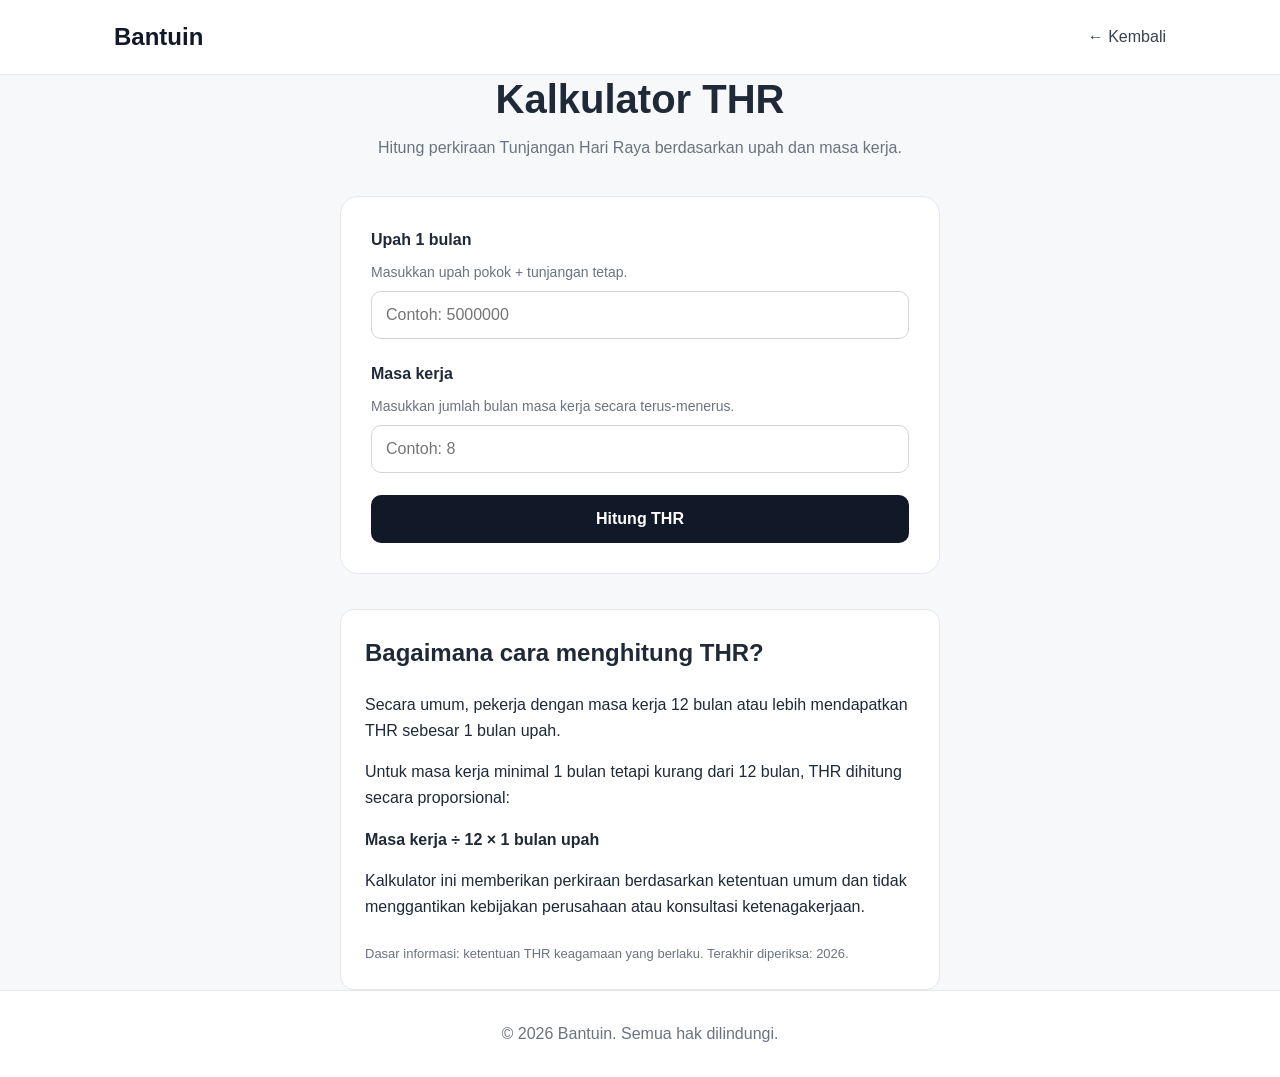
<file: kalkulator/thr.html>
<!DOCTYPE html>
<html lang="id">
<head>
    <meta charset="UTF-8">

    <meta
        name="viewport"
        content="width=device-width, initial-scale=1.0"
    >

    <meta
        name="description"
        content="Kalkulator THR gratis untuk menghitung perkiraan Tunjangan Hari Raya berdasarkan upah dan masa kerja."
    >

    <meta
        name="robots"
        content="index, follow"
    >

    <link
        rel="canonical"
        href="https://bantuin.syarifuddinassagaf9.workers.dev/kalkulator/thr.html"
    >

    <title>
        Kalkulator THR Gratis 2026 - Bantuin
    </title>

    <link
        rel="stylesheet"
        href="../css/style.css"
    >

    <link
        rel="icon"
        href="../favicon.svg"
        type="image/svg+xml"
    >

    <script
        async
        src="https://www.googletagmanager.com/gtag/js?id=G-8XQLJN1BW"
    ></script>
    
    <script src="../js/analytics.js" defer></script>
</head>

<body>

<header>
    <nav>
        <a class="logo" href="../index.html">Bantuin</a>

        <a href="../index.html">
            ← Kembali
        </a>
    </nav>
</header>

<main>

    <section class="calculator-intro">
        <h1>Kalkulator THR</h1>

        <p>
            Hitung perkiraan Tunjangan Hari Raya berdasarkan
            upah dan masa kerja.
        </p>
    </section>

    <section class="calculator">

        <form id="thrForm">

            <div class="form-group">
                <label for="upah">
                    Upah 1 bulan
                </label>

                <span class="description">
                    Masukkan upah pokok + tunjangan tetap.
                </span>

                <input
                    type="number"
                    id="upah"
                    name="upah"
                    min="1"
                    step="1"
                    inputmode="numeric"
                    placeholder="Contoh: 5000000"
                    required
                >
            </div>

            <div class="form-group">
                <label for="masaKerja">
                    Masa kerja
                </label>

                <span class="description">
                    Masukkan jumlah bulan masa kerja secara terus-menerus.
                </span>

                <input
                    type="number"
                    id="masaKerja"
                    name="masaKerja"
                    min="1"
                    max="600"
                    step="1"
                    inputmode="numeric"
                    placeholder="Contoh: 8"
                    required
                >
            </div>

            <button type="submit">
                Hitung THR
            </button>

            <div
                id="error"
                class="error"
                role="alert"
                aria-live="polite"
            ></div>

        </form>

        <div
            id="result"
            class="result"
            aria-live="polite"
        >
            <h2>Perkiraan THR</h2>

            <div id="amount" class="amount">
                Rp0
            </div>

            <div id="calculation" class="calculation"></div>
        </div>

    </section>

    <section class="info">

        <h2>Bagaimana cara menghitung THR?</h2>

        <p>
            Secara umum, pekerja dengan masa kerja 12 bulan atau
            lebih mendapatkan THR sebesar 1 bulan upah.
        </p>

        <p>
            Untuk masa kerja minimal 1 bulan tetapi kurang dari
            12 bulan, THR dihitung secara proporsional:
        </p>

        <p>
            <strong>
                Masa kerja ÷ 12 × 1 bulan upah
            </strong>
        </p>

        <p>
            Kalkulator ini memberikan perkiraan berdasarkan
            ketentuan umum dan tidak menggantikan kebijakan
            perusahaan atau konsultasi ketenagakerjaan.
        </p>

        <div class="source">
            Dasar informasi: ketentuan THR keagamaan yang berlaku.
            Terakhir diperiksa: 2026.
        </div>

    </section>

</main>

<footer>
    © 2026 Bantuin. Semua hak dilindungi.
</footer>

<script src="../js/thr.js" defer></script>

</body>
</html>
</file>
<file: css/style.css>
* {
    box-sizing: border-box;
}

html {
    scroll-behavior: smooth;
}

body {
    margin: 0;
    font-family: Arial, sans-serif;
    background: #f7f8fa;
    color: #1f2937;
    line-height: 1.6;
}

/* =========================
   HEADER & NAVIGATION
   ========================= */

header {
    background: #ffffff;
    border-bottom: 1px solid #e5e7eb;
}

nav {
    max-width: 1100px;
    margin: 0 auto;
    padding: 18px 24px;
    display: flex;
    justify-content: space-between;
    align-items: center;
    gap: 20px;
}

/* Semua link di navbar tidak bergaris secara default */
nav a {
    color: #374151;
    text-decoration: none;
}

/* Logo */
.logo {
    color: #111827;
    font-size: 24px;
    font-weight: bold;
    text-decoration: none;
}

.logo:hover {
    text-decoration: none;
}

/* Link navbar */
.nav-links {
    display: flex;
    align-items: center;
    gap: 20px;
}

.nav-links a {
    color: #374151;
    text-decoration: none;
}

.nav-links a:hover {
    text-decoration: underline;
}

/* Tombol/link kembali di halaman kalkulator */
nav > a:not(.logo):hover {
    text-decoration: underline;
}

/* Fokus keyboard */
nav a:focus-visible {
    outline: 3px solid #9ca3af;
    outline-offset: 4px;
    border-radius: 4px;
}

/* =========================
   HERO
   ========================= */

.hero {
    max-width: 1100px;
    margin: 0 auto;
    padding: 80px 24px;
    text-align: center;
}

.hero h1 {
    margin: 0 auto 16px;
    max-width: 800px;
    font-size: 48px;
    line-height: 1.15;
}

.hero p {
    max-width: 650px;
    margin: 0 auto 32px;
    color: #6b7280;
    font-size: 20px;
}

/* =========================
   SEARCH
   ========================= */

.search {
    width: 100%;
    max-width: 550px;
    padding: 16px 20px;
    border: 1px solid #d1d5db;
    border-radius: 12px;
    background: #ffffff;
    color: #1f2937;
    font-size: 16px;
}

.search:focus {
    outline: 3px solid #d1d5db;
    outline-offset: 1px;
}

/* =========================
   TOOLS
   ========================= */

.tools {
    max-width: 1100px;
    margin: 0 auto;
    padding: 0 24px 80px;
}

.tools h2 {
    margin-bottom: 30px;
    text-align: center;
}

.tool-grid {
    display: grid;
    grid-template-columns: repeat(
        auto-fit,
        minmax(240px, 1fr)
    );
    gap: 20px;
}

.tool-card {
    padding: 24px;
    background: #ffffff;
    border: 1px solid #e5e7eb;
    border-radius: 16px;
}

.tool-card h3 {
    margin-top: 0;
    margin-bottom: 10px;
}

.tool-card p {
    margin-bottom: 20px;
    color: #6b7280;
}

/* =========================
   BUTTON
   ========================= */

.button {
    display: inline-block;
    padding: 11px 17px;
    background: #111827;
    color: #ffffff;
    text-decoration: none;
    border-radius: 8px;
    font-weight: bold;
}

.button:hover {
    color: #ffffff;
    opacity: 0.85;
    text-decoration: none;
}

.button:focus-visible {
    outline: 3px solid #9ca3af;
    outline-offset: 2px;
}

/* =========================
   COMING SOON
   ========================= */

.coming-soon {
    color: #6b7280;
    font-size: 14px;
}

/* =========================
   ABOUT
   ========================= */

.about {
    max-width: 700px;
    margin: 0 auto;
    text-align: center;
}

.about p {
    line-height: 1.7;
}

/* =========================
   FOOTER
   ========================= */

footer {
    padding: 30px 20px;
    background: #ffffff;
    border-top: 1px solid #e5e7eb;
    color: #6b7280;
    text-align: center;
}

/* =========================
   CALCULATOR PAGE
   ========================= */

.calculator-page {
    max-width: 900px;
    margin: 0 auto;
    padding: 50px 24px 80px;
}

/* Judul kalkulator */
.calculator-intro {
    width: 100%;
    margin: 0 auto 35px;
    text-align: center;
}

.calculator-intro h1 {
    margin: 0 0 12px;
    font-size: 40px;
    line-height: 1.2;
}

.calculator-intro p {
    max-width: 650px;
    margin: 0 auto;
    color: #6b7280;
}

/* Kotak kalkulator */
.calculator {
    max-width: 600px;
    margin: 0 auto;
    padding: 30px;
    background: #ffffff;
    border: 1px solid #e5e7eb;
    border-radius: 18px;
}

/* =========================
   FORM
   ========================= */

.form-group {
    margin-bottom: 22px;
}

.form-group label {
    display: block;
    margin-bottom: 8px;
    font-weight: bold;
}

.description {
    display: block;
    margin-bottom: 8px;
    color: #6b7280;
    font-size: 14px;
}

/* Input kalkulator */
.calculator input {
    width: 100%;
    padding: 14px;
    border: 1px solid #d1d5db;
    border-radius: 10px;
    background: #ffffff;
    color: #1f2937;
    font-size: 16px;
}

.calculator input:focus {
    outline: 3px solid #d1d5db;
    outline-offset: 1px;
}

/* =========================
   CALCULATE BUTTON
   ========================= */

.calculator button {
    width: 100%;
    padding: 15px;
    border: 0;
    border-radius: 10px;
    background: #111827;
    color: #ffffff;
    font-size: 16px;
    font-weight: bold;
    cursor: pointer;
}

.calculator button:hover {
    opacity: 0.9;
}

.calculator button:focus-visible {
    outline: 3px solid #9ca3af;
    outline-offset: 2px;
}

/* =========================
   RESULT
   ========================= */

.result {
    display: none;
    margin-top: 28px;
    padding: 24px;
    border-radius: 14px;
    background: #f3f4f6;
}

.result.show {
    display: block;
}

.result h2 {
    margin-top: 0;
}

.amount {
    margin: 15px 0;
    font-size: 32px;
    font-weight: bold;
}

.calculation {
    color: #4b5563;
    font-size: 14px;
}

/* =========================
   ERROR
   ========================= */

.error {
    display: none;
    margin-top: 15px;
    padding: 12px;
    border-radius: 8px;
    background: #fef2f2;
    color: #991b1b;
    font-size: 14px;
}

.error.show {
    display: block;
}

/* =========================
   INFORMATION
   ========================= */

.info {
    max-width: 600px;
    margin: 35px auto 0;
    padding: 24px;
    background: #ffffff;
    border: 1px solid #e5e7eb;
    border-radius: 14px;
}

.info h2 {
    margin-top: 0;
}

.source {
    margin-top: 25px;
    color: #6b7280;
    font-size: 13px;
}

/* =========================
   MOBILE
   ========================= */

@media (max-width: 600px) {

    nav {
        align-items: flex-start;
        flex-direction: column;
    }

    .nav-links {
        width: 100%;
        flex-wrap: wrap;
        gap: 12px 18px;
    }

    .hero {
        padding: 60px 20px;
    }

    .hero h1 {
        font-size: 34px;
    }

    .hero p {
        font-size: 18px;
    }

    .tools {
        padding-right: 20px;
        padding-left: 20px;
    }

    .calculator-page {
        padding: 40px 20px 60px;
    }

    .calculator-intro h1 {
        font-size: 32px;
    }

    .calculator {
        padding: 22px;
    }

    .amount {
        font-size: 27px;
    }
}
/* =========================
   INVOICE GENERATOR
   ========================= */

.invoice-form {
    max-width: 700px;
}

.invoice-form textarea {
    width: 100%;
    padding: 14px;
    border: 1px solid #d1d5db;
    border-radius: 10px;
    background: #ffffff;
    color: #1f2937;
    font-family: Arial, sans-serif;
    font-size: 16px;
    resize: vertical;
}

.invoice-form textarea:focus {
    outline: 3px solid #d1d5db;
    outline-offset: 1px;
}

.secondary-button {
    margin-top: 10px;
    padding: 11px 15px;
    border: 1px solid #d1d5db;
    border-radius: 8px;
    background: #ffffff;
    color: #1f2937;
    font-weight: bold;
    cursor: pointer;
}

.secondary-button:hover {
    background: #f3f4f6;
}

.secondary-button:focus-visible {
    outline: 3px solid #9ca3af;
    outline-offset: 2px;
}

.invoice-item {
    margin-bottom: 18px;
    padding: 18px;
    border: 1px solid #e5e7eb;
    border-radius: 12px;
    background: #f9fafb;
}

.invoice-item label {
    display: block;
    margin-bottom: 6px;
    font-size: 14px;
    font-weight: bold;
}

.invoice-item input {
    width: 100%;
    margin-bottom: 12px;
    padding: 12px;
    border: 1px solid #d1d5db;
    border-radius: 8px;
    background: #ffffff;
    color: #1f2937;
    font-size: 16px;
}

.invoice-item input:focus {
    outline: 3px solid #d1d5db;
    outline-offset: 1px;
}

.remove-item {
    padding: 8px 12px;
    border: 1px solid #d1d5db;
    border-radius: 7px;
    background: #ffffff;
    color: #991b1b;
    cursor: pointer;
}

.remove-item:hover {
    background: #fef2f2;
}

.remove-item:focus-visible {
    outline: 3px solid #9ca3af;
    outline-offset: 2px;
}

.invoice-preview {
    display: none;
    max-width: 800px;
    margin: 35px auto 0;
    padding: 0 24px;
}

.invoice-preview.show {
    display: block;
}

.invoice-paper {
    padding: 40px;
    background: #ffffff;
    border: 1px solid #e5e7eb;
    border-radius: 14px;
}

.invoice-header {
    display: flex;
    justify-content: space-between;
    gap: 30px;
    padding-bottom: 25px;
    border-bottom: 1px solid #e5e7eb;
}

.invoice-header h2 {
    margin: 0 0 8px;
}

.invoice-header p {
    margin: 4px 0;
    color: #6b7280;
    white-space: pre-line;
}

.invoice-customer {
    margin: 25px 0;
}

.invoice-customer p {
    margin: 6px 0 0;
}

.invoice-table {
    width: 100%;
    border-collapse: collapse;
}

.invoice-table th,
.invoice-table td {
    padding: 12px 8px;
    border-bottom: 1px solid #e5e7eb;
    text-align: left;
}

.invoice-table th:nth-child(n + 2),
.invoice-table td:nth-child(n + 2) {
    text-align: right;
}

.invoice-total {
    max-width: 350px;
    margin: 25px 0 0 auto;
}

.invoice-total > div {
    display: flex;
    justify-content: space-between;
    gap: 20px;
    padding: 8px 0;
}

.invoice-grand-total {
    margin-top: 8px;
    padding-top: 15px !important;
    border-top: 2px solid #111827;
    font-size: 20px;
    font-weight: bold;
}

.print-button {
    margin-top: 30px;
    border: 0;
    cursor: pointer;
}

@media (max-width: 600px) {

    .invoice-preview {
        padding-right: 20px;
        padding-left: 20px;
    }

    .invoice-paper {
        padding: 22px;
    }

    .invoice-header {
        flex-direction: column;
        gap: 20px;
    }

    .invoice-table {
        font-size: 14px;
    }

    .invoice-table th,
    .invoice-table td {
        padding: 9px 5px;
    }

    .invoice-total {
        max-width: none;
    }
}

@media print {

    body {
        background: #ffffff;
    }

    header,
    footer,
    .calculator-intro,
    .invoice-form,
    .info,
    .print-button {
        display: none !important;
    }

    .invoice-preview {
        display: block !important;
        max-width: none;
        margin: 0;
        padding: 0;
    }

    .invoice-paper {
        border: 0;
        border-radius: 0;
        padding: 0;
    }
}
.tool-card[hidden] {
    display: none;
}
/* =========================
   Legal Pages
   ========================= */

.legal-page {
    max-width: 800px;
    margin: 0 auto;
    padding: 60px 24px 80px;
}

.legal-page h1 {
    margin-top: 0;
    margin-bottom: 8px;
    font-size: 40px;
    line-height: 1.2;
}

.legal-page h2 {
    margin-top: 36px;
    margin-bottom: 12px;
    font-size: 24px;
    line-height: 1.3;
}

.legal-page p {
    margin-top: 0;
    margin-bottom: 16px;
}

.legal-page ul {
    margin-top: 0;
    margin-bottom: 20px;
    padding-left: 24px;
}

.legal-page li {
    margin-bottom: 8px;
}

.legal-updated {
    margin-bottom: 35px !important;
    color: #6b7280;
    font-size: 14px;
}

.footer-links {
    display: flex;
    justify-content: center;
    flex-wrap: wrap;
    gap: 16px 24px;
    margin-bottom: 12px;
}

.footer-links a {
    color: #4b5563;
    text-decoration: none;
    font-size: 14px;
}

.footer-links a:hover {
    text-decoration: underline;
}

@media (max-width: 600px) {
    .legal-page {
        padding: 40px 20px 60px;
    }

    .legal-page h1 {
        font-size: 32px;
    }

    .legal-page h2 {
        font-size: 21px;
    }

    .footer-links {
        gap: 10px 18px;
    }
}
</file>
